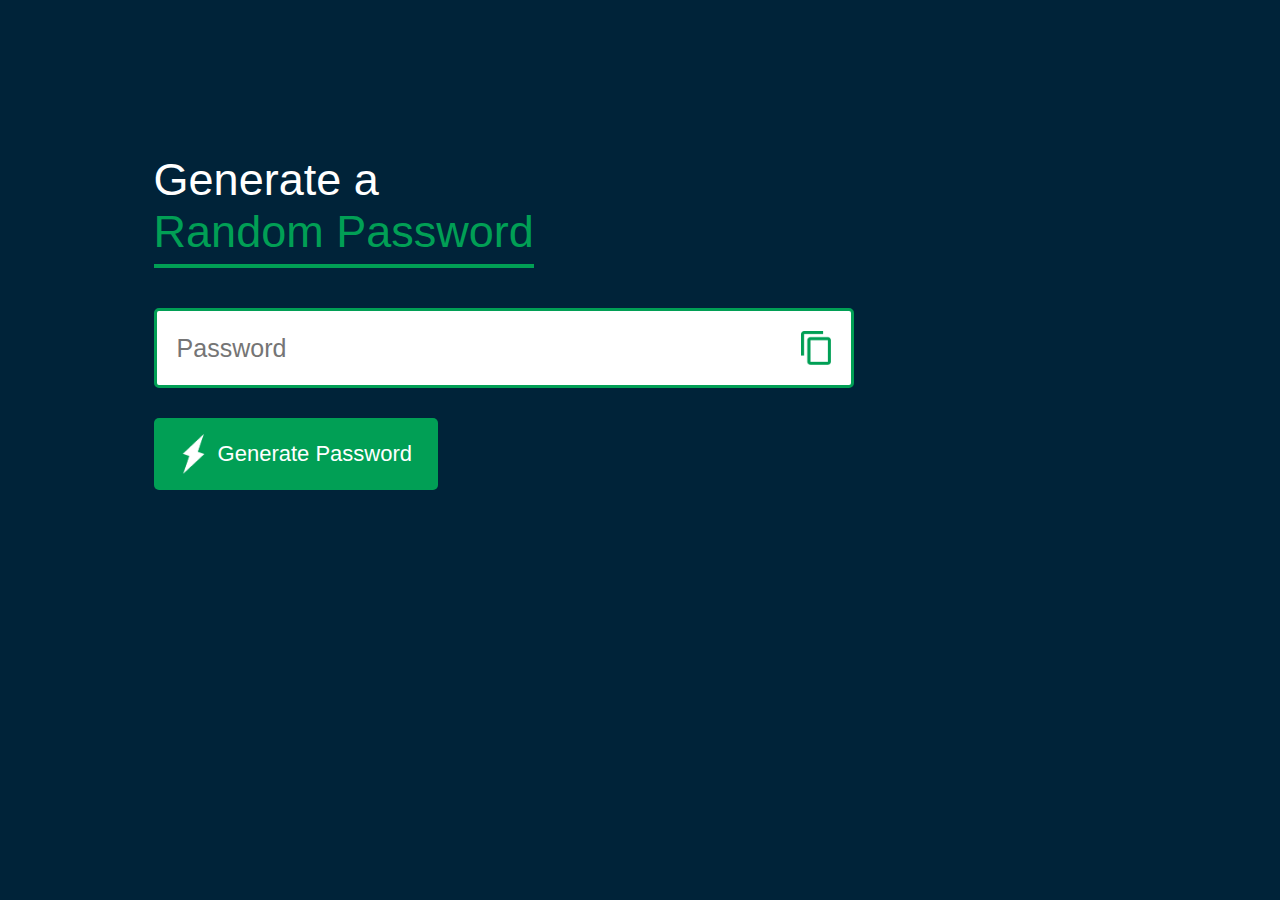
<file: paasword generator/index.html>
<!DOCTYPE html>
<html lang="en">
<head>
    <meta charset="UTF-8">
    <meta name="viewport" content="width=device-width, initial-scale=1.0">
    <title>Random Password Generator</title>
    <link rel="stylesheet" href="style.css">
</head>
<body>
    <div class="container">
        <h1>Generate a <br><span>Random Password</span></h1>
        <div class="display">
            <input type="text" id="password" placeholder="Password">
            <img src="copy.png" onclick="copyPassword()">
        </div>
        <button onclick="createPassword()"><img src="generate.png" >Generate Password</button>

    </div>
    <script>
        const passwordBox = document.getElementById("password");
        const length = 12;

        const upperCase = "ABCDEFGHIJKLMNOPQRSTUVWXYZ";
        const lowerCase = "abcdefghijklmnopqrstuvqxyz";
        const number = "0123456789";
        const symbol = "@#$%^&*()_+~|{}[]<>/-=";
        const allChars = upperCase+lowerCase+number + symbol;

        function createPassword(){
            let password = "";
            password += upperCase[Math.floor(Math.random() * upperCase.length)];
            password += lowerCase[Math.floor(Math.random() * lowerCase.length)];
            password += number[Math.floor(Math.random() * number.length)];
            password += symbol[Math.floor(Math.random() * symbol.length)];

            while(length> password.length){
                password += allChars[Math.floor(Math.random() * allChars.length)];
            }
            passwordBox.value = password;
        }

        //function for copy the password
        function copyPassword(){
            passwordBox.select();
            document.execCommand("copy");
        }

    </script>
</body>
</html>
</file>
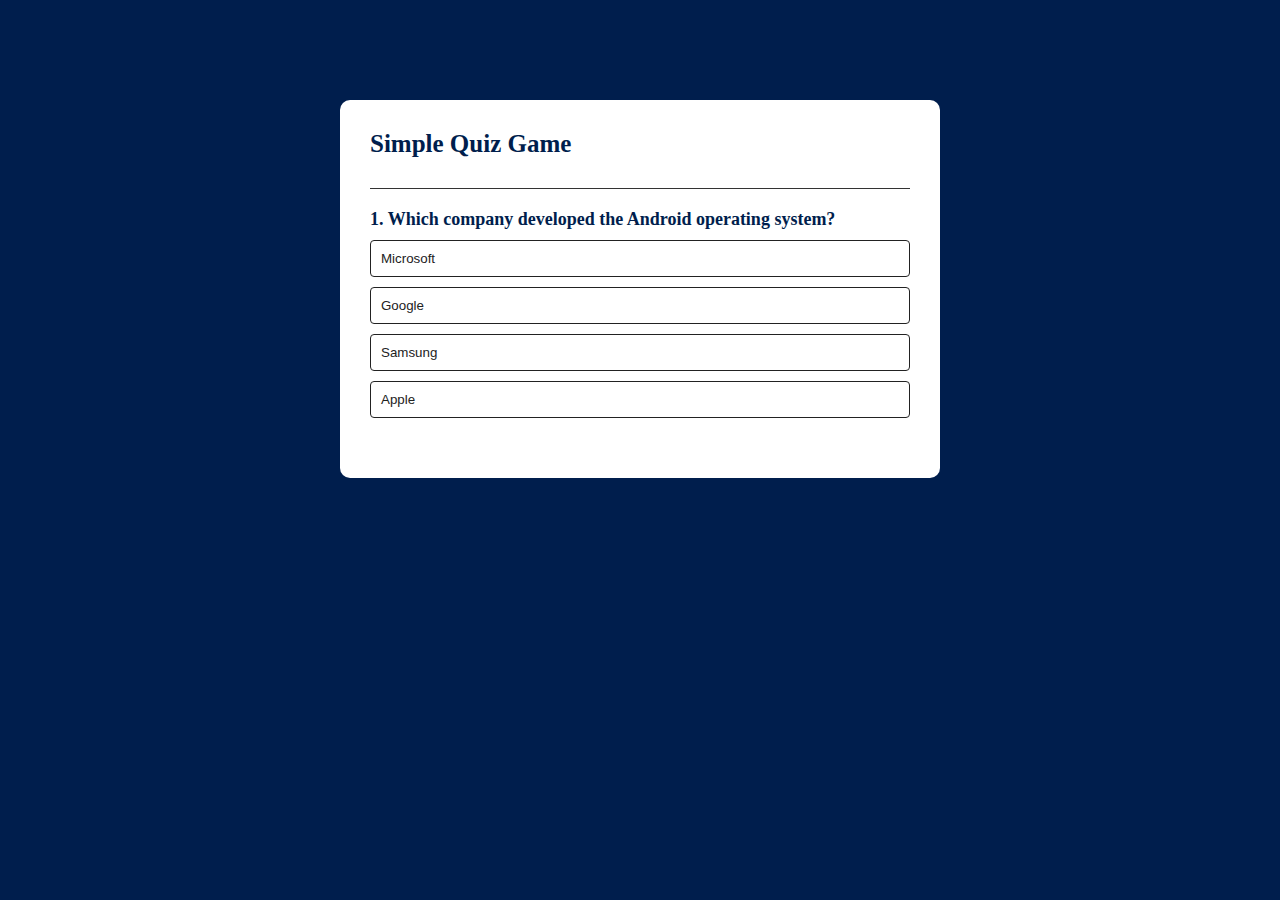
<file: quiz app/index.html>
<!DOCTYPE html>
<html lang="en">
<head>
    <meta charset="UTF-8">
    <meta name="viewport" content="width=device-width, initial-scale=1.0">
    <title>Quiz app</title>
    <link rel="stylesheet" href="style.css">
</head>
<body>
   <div class="App">
    <h1>Simple Quiz Game</h1>
    <div class="Quiz">
        <h2 id="Question">Ye Raha Question</h2>
        <div id="Answer-buttons">
            <button class="btn">Answer 1</button>
            <button class="btn">Answer 2</button>
            <button class="btn">Answer 3</button>
            <button class="btn">Answer 4</button>
        </div>
        <button id="Next-btn">Next</button>
    </div>
 </div>
 <script src="script.js"></script> 
</body>
</html>
</file>
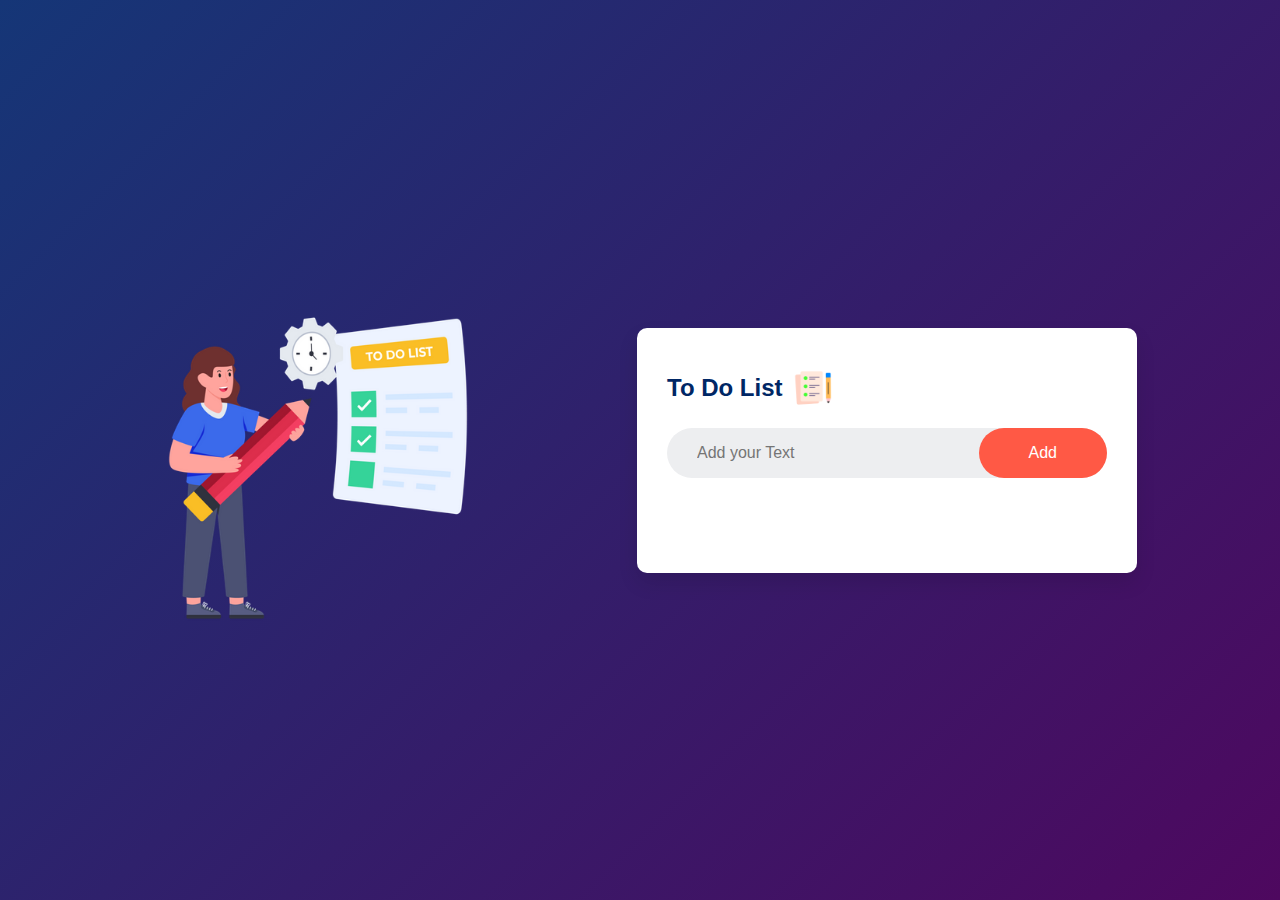
<file: todo app/index.html>
<!DOCTYPE html>
<html lang="en">
<head>
    <meta charset="UTF-8">
    <meta name="viewport" content="width=device-width, initial-scale=1.0">
    <title>To Do List</title>
    <link rel="stylesheet" href="style.css">
</head>
<body>
    <div class="container">
        <div class="img">
            <img src="todo-list-5523307-4609476.png">
        </div>
        <div class="todo-app">
            <h2>To Do List<img src="icon.png"></h2>
            <div class="row">
                <input type="text" id="input-box" placeholder="Add your Text">
                <button onclick="addTask()">Add</button>
            </div>
            <ul id="list-container">
                <!-- Task items will appended here -->
            </ul>
        </div>
    </div>
    <script src="script.js"></script>
</body>
</html>
</file>
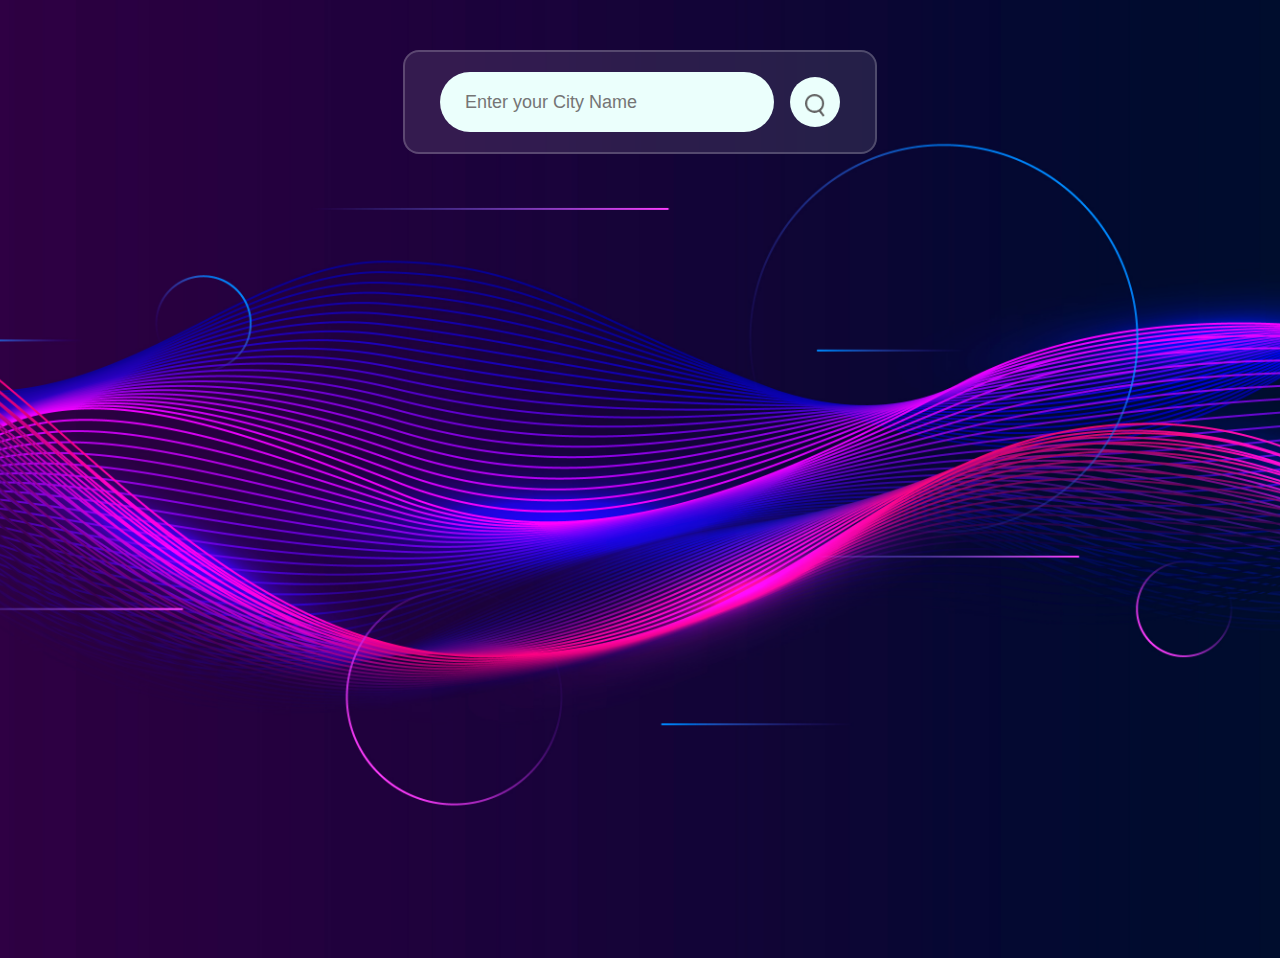
<file: weather app/index.html>
<!DOCTYPE html>
<html lang="en">
<head>
    <meta charset="UTF-8">
    <meta name="viewport" content="width=device-width, initial-scale=1.0">
    <title>Weather app</title>
    <link rel="stylesheet" href="style.css">
</head>
<body>
   <div class="card">
    <div class="search">
        <input type="text" placeholder="Enter your City Name" spellcheck="false">
        <button> <img src="images/search.png" alt=""></button>
    </div>
    <div class="error">
        <p>Invalid city Name</p>
    </div>
    <div class="weather">
        <img src="images/rain.png" class="weather-icon" alt="rain">
        <h1 class="temp">46°C</h1>
        <h2 class="city">Delhi</h2>
        <p class="weather-name">Rainy</p>
        <div class="details">
            <div class="col">
                <img src="images/humidity.png">
                <div>
                   <p class="humidity">50%</p>
                   <p>humidity</p>
                </div>
            </div>
            <div class="col">
                <img src="images/wind.png">
                <div>
                   <p class="wind">15 km/hr</p>
                   <p>Wind</p>
                </div>
        </div>
    </div>
 </div>
 <script>

const apiKey = "54ed0a8af910f6ef36b0407f18277e53";
const apiUrl = "https://api.openweathermap.org/data/2.5/weather?units=metric&q=";

const searchBox = document.querySelector(".search input");
const searchBtn = document.querySelector(".search button");
const weatherIcon = document.querySelector(".weather-icon");
const weatherName = document.querySelector(".weather-name"); // Selecting the weather name element

async function checkWeather(city) {
    const response = await fetch(apiUrl + city + `&appid=${apiKey}`);

    if (response.status == 404) {
        document.querySelector(".error").style.display = "block";
        document.querySelector(".weather").style.display = "none";
    } else {
        const data = await response.json();

        document.querySelector(".city").innerHTML = data.name;
        document.querySelector(".temp").innerHTML = Math.round(data.main.temp) + "°C";
        document.querySelector(".humidity").innerHTML = data.main.humidity + "%";
        // Convert wind speed from m/s to km/h
        const windSpeedKmh = (data.wind.speed * 3.6).toFixed(1); // Convert m/s to km/h
        document.querySelector(".wind").innerHTML = windSpeedKmh + " km/h";
        
        // Set weather icon based on weather condition
        switch (data.weather[0].main) {
            case "Clouds":
                weatherIcon.src = "images/clouds.png";
                break;
            case "Clear": 
                weatherIcon.src = "images/clear.png";
                break;
            case "Rain":
                weatherIcon.src = "images/rain.png";
                break;
            case "Drizzle":
                weatherIcon.src = "images/drizzle.png";
                break;
            case "Mist":
                weatherIcon.src = "images/mist.png";
                break;
            default:
                weatherIcon.src = ""; // Handle default or unknown weather
        }

        document.querySelector(".weather").style.display = "block";
        document.querySelector(".error").style.display = "none";
    }
}

// Adding event listener for search button click
searchBtn.addEventListener("click", () => {
    const cityName = searchBox.value.trim(); // Trim whitespace from input
    if (cityName) {
        checkWeather(cityName);
    }
});


</script>   
</body>
</html>
</file>
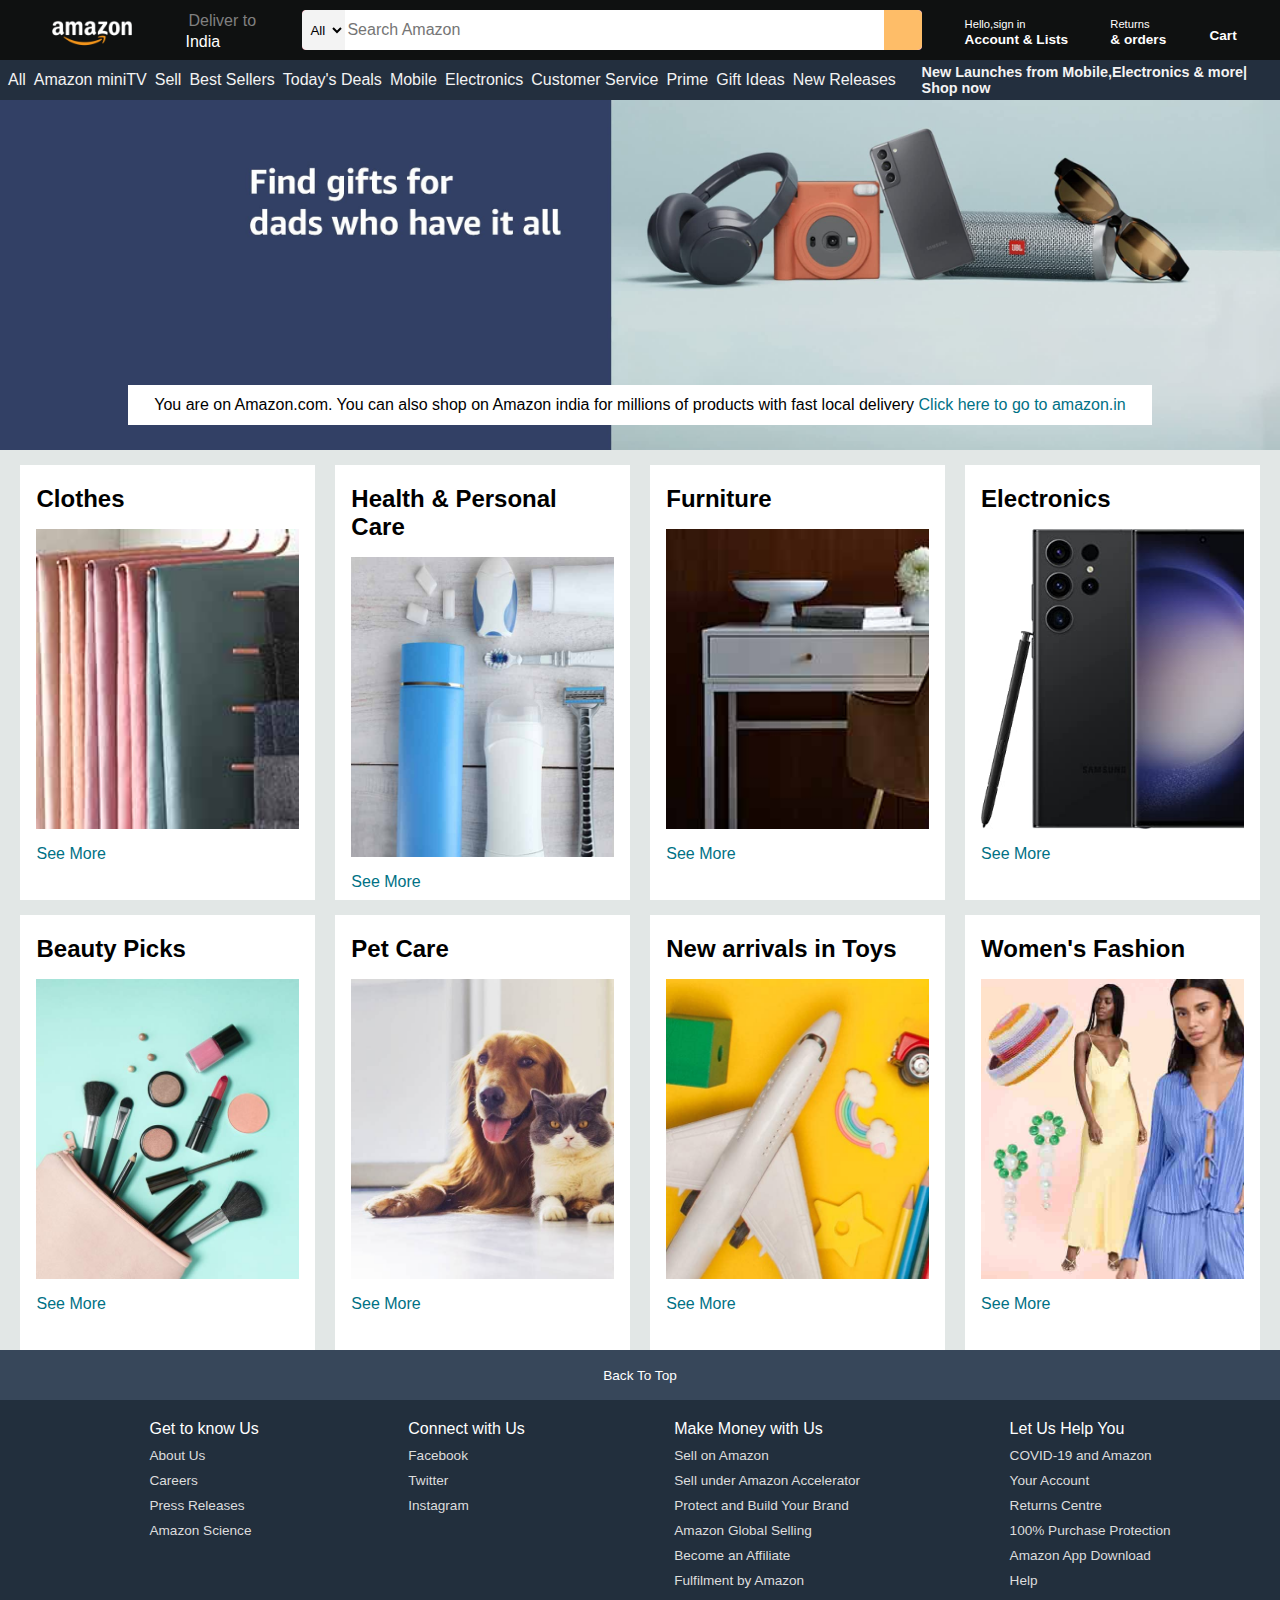
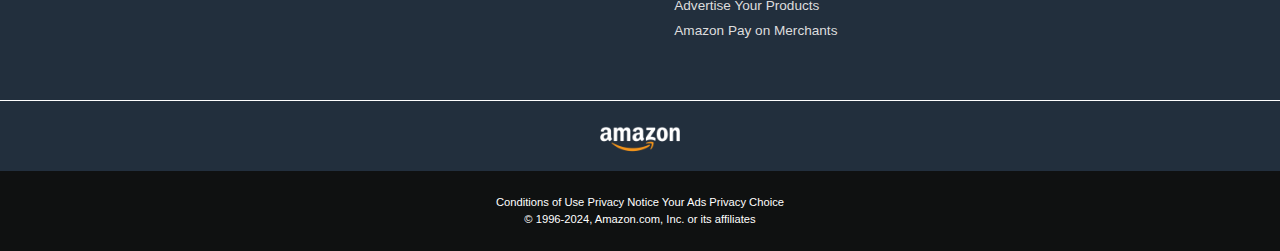
<file: Amazon clone/amazon.html>
<!DOCTYPE html>
<html lang="en">
<head>
    <meta charset="UTF-8">
    <meta name="viewport" content="width=device-width, initial-scale=1.0">
    <title>Amazon</title>
    <link rel="stylesheet" href="amazon.css">
    <link rel="stylesheet" href="https://cdnjs.cloudflare.com/ajax/libs/font-awesome/6.5.1/css/all.min.css" integrity="sha512-DTOQO9RWCH3ppGqcWaEA1BIZOC6xxalwEsw9c2QQeAIftl+Vegovlnee1c9QX4TctnWMn13TZye+giMm8e2LwA==" crossorigin="anonymous" referrerpolicy="no-referrer" />
</head>
<body>
   <header>
    <div class="navbar">
        <div class="nav-logo-border">
            <div class="logo"></div>
            </div>

               <div class="nav-address border">
                <p class="add-first"> Deliver to </p>
                <div class="add-icon">
                    <i class="fa-solid fa-location-dot"></i> 
                    <p class="add-second">India</p> 
                </div>
                </div>
            <div class="nav-search">
                <select class="search-select">
                    <option>All</option>
                    </select>
                    <input placeholder="Search Amazon" class="search-input">
                    <div class="search-icon">
                    <i class="fa-solid fa-magnifying-glass"></i>
                     </div>
            </div>
            <div class="sign-in">
                <p><span>Hello,sign in</span></p>
                <p class="nav-second" >Account & Lists </p>
            </div>
            <div class="Return">
                <p><span>Returns</span></p>
                <p class="nav-second" >& orders </p>
            </div>
            <div class="shopping-cart border">
                <i class="fa-solid fa-cart-plus"></i>
                Cart
            </div>
            </div>

            <div class="panel">
                <div class="panel-all">
                    <i class="fa-solid fa-bars"></i> 
                  
                </div>
                <div class="panel-ops">
                    <p>All</p>
                    <p>Amazon miniTV</p>
                    <p>Sell</p>
                    <p>Best Sellers</p>
                    <p>Today's Deals</p>
                    <p>Mobile</p>
                    <p>Electronics</p>
                    <p>Customer Service </p>
                    <p class="panel-box">Prime</p>
                    <p>Gift Ideas</p>
                    <p>New Releases </p>
                   
                   
                </div>
                <div class="panel-launches">
                New Launches from Mobile,Electronics & more| Shop now
                </div>
            </div>
   </header>
   <div class="hero-section">
    <div class="hero-msg">
        <p>You are on Amazon.com. You can also shop on Amazon india for millions of products with fast local delivery <a>Click here to go to amazon.in</a></p>
    </div>
   </div>
   <div class="shop-section">
        <div class="box1 box">
           <div class="box-content">
            <h2>Clothes</h2>
            <div class="box-img" style="background-image: url('box1_image.jpg');"></div>
            <p>See More</p>
           </div>
        </div>

        <div class="box2 box">
            <div class="box-content">
            <h2>Health & Personal Care</h2>
            <div class="box-img" style="background-image: url('box2_image.jpg');"></div>
            <p>See More</p>
        </div>
        </div>
        <div class="box3 box">
            <div class="box-content">
            <h2>Furniture</h2>
            <div class="box-img" style="background-image: url('box3_image.jpg');"></div>
            <p>See More</p>
            </div> 
        </div>
        <div class="box4 box">
            <div class="box-content">
                <h2>Electronics</h2>
                <div class="box-img" style="background-image: url('box4_image.jpg');"></div>
                <p>See More</p>
          </div>
         </div>
         <div class="box5 box">
            <div class="box-content">
                <h2>Beauty Picks</h2>
                <div class="box-img" style="background-image: url('box5_image.jpg');"></div>
                <p>See More</p>
          </div>
         </div>
         <div class="box6 box">
            <div class="box-content">
                <h2>Pet Care</h2>
                <div class="box-img" style="background-image: url('box6_image.jpg');"></div>
                <p>See More</p>
          </div>
         </div>
         <div class="box7 box">
            <div class="box-content">
                <h2>New arrivals in Toys</h2>
                <div class="box-img" style="background-image: url('box7_image.jpg');"></div>
                <p>See More</p>
          </div>
         </div>
         <div class="box8 box">
            <div class="box-content">
                <h2>Women's Fashion</h2>
                <div class="box-img" style="background-image: url('box8_image.jpg');"></div>
                <p>See More</p>
          </div>
         </div>
         
</div>
<footer>
    <div class="foot-panel1">Back To Top
    </div>
    <div class="foot-panel2">
       <ul>
        <p>Get to know Us</p>
        <a>About Us</a>
        <a>Careers</a>
        <a>Press Releases</a>
        <a>Amazon Science</a>

      </ul>
      <ul>
        <p>Connect with Us</p>
        <a>Facebook</a>
        <a>Twitter</a>
        <a>Instagram</a>

      </ul>
      <ul>
        <p>Make Money with Us</p>
        <a>Sell on Amazon</a>
        <a>Sell under Amazon Accelerator</a>
        <a>Protect and Build Your Brand</a>
        <a>Amazon Global Selling</a>
        <a>Become an Affiliate</a>
        <a>Fulfilment by Amazon</a>
        <a>Advertise Your Products</a>
        <a>Amazon Pay on Merchants</a>


      </ul>
      <ul>
        <p>Let Us Help You</p>
          <a>COVID-19 and Amazon</a>
          <a>Your Account</a>
          <a>Returns Centre</a>
          <a>100% Purchase Protection</a>
          <a> Amazon App Download</a>
            <a>Help</a>
      </ul>
    </div>

    <div class="foot-panel3">
        <div class="logo"></div>
    </div>
    <div class="foot-panel4">
        <div class="pages">
            <a>Conditions of Use</a>
            <a>Privacy Notice</a>
            <a>Your Ads Privacy Choice</a>
        </div>
        <div class="copyright">
            © 1996-2024, Amazon.com, Inc. or its affiliates
        </div>
    </div>
</footer>

</body>
</html>
</file>
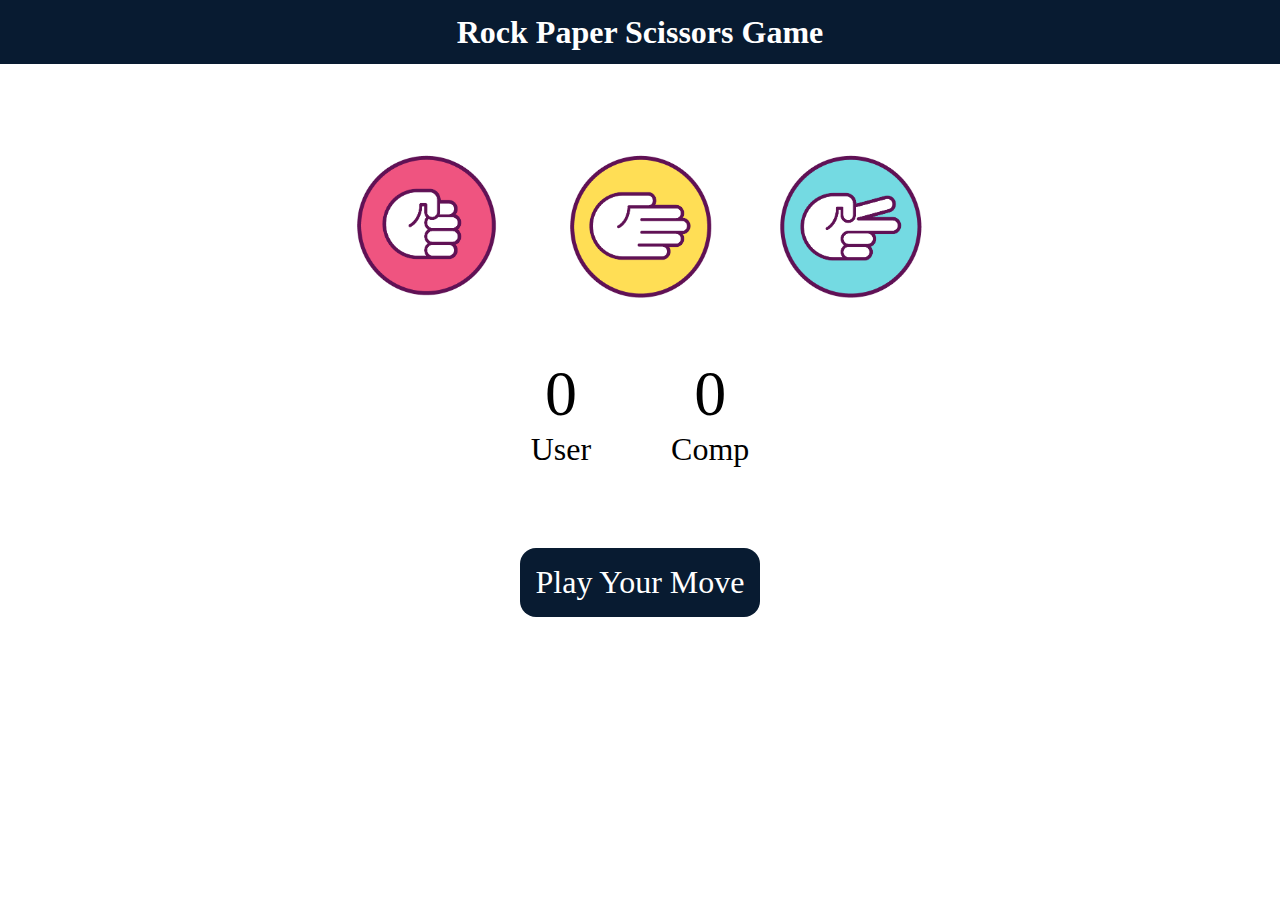
<file: rockgame/game.html>
<!DOCTYPE html>
<html lang="en">
<head>
    <meta charset="UTF-8">
    <meta name="viewport" content="width=device-width, initial-scale=1.0">
    <title>Rock Paper Scissors Game</title>
    <link rel="stylesheet" href="game.css">
</head>
<body>
   <h1>Rock Paper Scissors Game</h1> 
   <div class="choices">
    <div class="choice" id="rock">
        <img src="rock.png">
    </div>

    <div class="choice" id="paper">
        <img src="paper.png">
    </div>

    <div class="choice" id="scissors">
        <img src="scissors.png">
    </div>
    </div>

    <div class="score-board">
        <div class="score">
            <p id="user-score">0</p>
            <p>User</p>
        </div>
        <div class="score">
            <p id="comp-score">0</p>
            <p>Comp</p>
        </div>
    </div>
    <div class="msg-container">
        <p id="msg">Play Your Move</p>
    </div>
    <script src="game.js"></script>

</body>
</html>
</file>
<file: paasword generator/style.css>
*{
    margin: 0;
    padding: 0;
    font-family: 'Poppins',sans-serif;
    box-sizing: border-box;
}
body{
    background:#002339;
    color: #fff;

}
.container{
    margin: 12%;
    width: 90%;
    max-width: 700px;
    
}
.display{
    width: 100%;
    margin-top: 50px;
    margin-bottom: 30px;
    background: #fff;
    color: #333;
    display: flex;
    align-items: center;
    justify-content: space-between;
    border-radius: 5px;
    padding: 20px 20px;
    border: 3px solid #019f55;
} 
.container h1{
    font-size: 45px;
    font-weight: 500;

}
.container h1 span{
    color: #019f55;
    border-bottom: 4px solid #019f55;
    padding-bottom: 7px;
}
.display img{
    width:30px;
    cursor: pointer;
}
.display input{
    border: 0;
    outline: 0;
    font-size: 25px;
}
.container button img{
    width: 28px;
    margin-right: 10px;
}
.container button{
    border: 0;
    outline: 0;
    background: #019f55;
    color: #fff;
    font-size: 22px;
    font-weight: 300;
    display: flex;
    align-items: center;
    justify-content: center;
    padding: 16px 26px;
    border-radius: 5px;
    cursor: pointer;
}
</file>
<file: quiz app/style.css>
*{
    margin: 0;
    padding: 0;
    font-family: 'Poppins' sans-serif;
    box-sizing: border-box;
    
}
body{
    background: #001e4d;
}
.App{
    background-color: #fff;
    width: 90%;
    max-width: 600px;
    margin:100px auto 0;
    border-radius: 10px;
    padding: 30px;

}
.App h1{
    font-size: 25px;
    color: #001e4d;
    font-weight: 600;
    border-bottom: 1px solid #333;
    padding-bottom:30px;

}
.Quiz{
    padding: 20px 0;
}
.Quiz h2{
    font-weight: 600;
    font-size: 18px;
    color: #001e4d;

}
.btn{
    background: #fff;
    color: #222;
    font-weight: 500;
    margin: 10px 0;
    text-align: left;
    width: 100%;
    display: block;
    padding: 10px;
    border: 1px solid #222;
    border-radius: 4px;
    cursor: pointer;
    transition: all 0.2s;
   
}
.btn:hover:not([disabled]){
    background:#222;
    color: #fff;

}

.btn:disabled{
    cursor: no-drop;
}
#Next-btn{
    background: #001e4d;
    color: #fff;
    font-weight: 500;
    border: 0;
    margin: 20px auto 0;
    padding: 0;
    width: 90px;
    height: 30px;
    border-radius: 4px;
    cursor: pointer;
    display: none;
   
}
.correct{
    background: #9aeabc; 
}
.incorrect{
    background: #ff9393;
}
</file>
<file: todo app/style.css>
* {
    margin: 0;
    padding: 0;
    font-family: 'Poppins', sans-serif;
    box-sizing: border-box;
}

body {
    display: flex;
    justify-content: center;
    align-items: center;
    min-height: 100vh;
    background: linear-gradient(135deg, #153677, #4e085f);
}

.container {
    display: flex;
    align-items: center;
    gap: 9rem;
    width: 90%;
    padding: 10px;
    justify-content: center;
}

.img img {
    height: 350px;
    width: auto;
    margin-top: 40px;
}

.todo-app {
    width: 70%;
    max-width: 500px;
    background-color: #fff;
    border-radius: 10px;
    padding: 40px 30px 70px;
    box-shadow: 0 10px 20px rgba(0, 0, 0, 0.1);
}

.todo-app h2 {
    color: #002765;
    display: flex;
    align-items: center;
    margin-bottom: 20px;
}

.todo-app h2 img {
    width: 40px;
    margin-left: 10px;
}

.row {
    display: flex;
    align-items: center;
    justify-content: space-between;
    background-color: #edeef0;
    border-radius: 30px;
    padding-left: 20px;
    margin-bottom: 25px;
}

input {
    flex: 1;
    border: none;
    background-color: transparent;
    outline: none;
    padding: 10px;
    font-size: 1rem;
}

button {
    cursor: pointer;
    border: none;
    outline: none;
    padding: 16px 50px;
    background: #ff5945;
    color: #fff;
    font-size: 16px;
    border-radius: 40px;
}

ul li {
    list-style-type: none;
    font-size: 17px;
    padding: 12px 8px 12px 50px;
    cursor: pointer;
    user-select: none;
    position: relative;
}

ul li::before {
    content: '';
    position: absolute;
    height: 28px;
    width: 28px;
    border-radius: 50%;
    background-size: cover;
    background-image: url('unchecked.png'); /* Provide the correct path to the image */
    background-position: center;
    top: 12px;
    left: 8px;
}

ul li.checked {
    color: #555;
    text-decoration: line-through;
}

ul li.checked::before {
    background-image: url('checked.png'); /* Provide the correct path to the image */
}

ul li span {
    position: absolute;
    top: 0;
    right: 10px;
    height: 20px;
    width: 20px;
    font-size: 20px;
    color: #555;
    text-align: center;
    line-height: 20px;
    border-radius: 50%;
    cursor: pointer;
}

ul li span:hover {
    background: #edeef0;
}
</file>
<file: weather app/style.css>
body{
   
   background-image: url("images/background.jpg");
   background-size: cover; 
   background-position: center;
   background-repeat: no-repeat;
   min-height: 100vh;
    justify-content: center;

}
.card{
    height: 30%;
    max-width: 400px;
    background: rgba(255,255,255,.1);
    backdrop-filter: blur(30px);
    border:2px solid rgba(255,255,255,.2) ;
    color:#ebfffc ;
    margin: 50px auto 0;
    border-radius: 16px;
    padding: 20px 35px;
    text-align: center;

}
.search{
   width: 100%;
   display: flex;
   align-items: center;
   justify-content: space-between; 
}
.search input{
   border: 0;
   outline: 0;
   border-radius: 30px;
   background:#ebfffc;
   color: #555;
   height: 40px;
   padding: 10px 25px;
   margin-right: 16px;
   font-size: 18px;
   flex: 1;

}
.search button{
   border: 0;
   outline: 0;
   background:#ebfffc;
   width: 50px;
   height: 50px;
   cursor: pointer;
   border-radius: 50%;
}
.search button img{
    width: 20px;
    margin-top:10px ;
    
}

.weather-icon{
    width: 160px;
}
.weather h1{
    font-size:50px; 
    font-weight: 500;
    
}
.weather h2{
    font-size:40px; 
    font-weight: 400;
    margin-top: -10px;
}
.weather{
    display: none;
}
.weather-name{
    font-size: 1.6rem;
}

.details{
    display: flex;
    align-items: center;
    justify-content: space-between;
    padding :0 20px;
    margin-top:50px;

}
.col{
   display: flex;
   text-align: left;
   align-items: center; 
}
.col img{
    width: 60px;
    margin-right: 15px;
}
.humidity,.wind{
    font-size: 28px;
    margin-top: -3px;
    
}
.col p{
    font-size: 20px;
    margin-top: 15px;
}

.error{
    text-align: left;
    margin-left: 10px;
    font-size: 14px;
    margin-top: 10PX;
    display: none;
}
</file>
<file: Amazon clone/amazon.css>
*{
    margin:0;
    font-family: Arial;
    border: border-box;
}

.navbar{
    height: 60px;
    background-color:#0f1111;
    color: white;
    display: flex;
    align-items: center;
    justify-content: space-evenly;
}
.nav-logo{
    height: 50px;
    width: 100px;
    
}
.logo{
    background-image: url(amazon_logo.png);
    background-size: cover;
    height: 50px;
    width: 100px;
}
.border{
    border: 1.5px solid transparent;
}


.navbar div:hover {
    border: 1.5px solid white;

  }
/** For Box-2**/
.add-first{
    color: grey;
    margin:3px;
    display: flex;
}

.add-second{
    color:
    margin: 3px;
    display: flex;
}
.add-icon{
display: flex;
align-items: center;
}


/** For Box-3**/
.nav-search{
    display: flex;
    width: 620px;
    height:40px ;
    background-color: pink;
    border-radius: 4px;
    justify-content: space-evenly;
}

.search-select{
    background-color: #f3f3f3;
    height: 40px;
    width: 50px;
    text-align: center;
    border-top-left-radius: 5px;
    border-bottom-left-radius: 5px;
    border: none;
  
}

.search-input{
    width:100%;
    font-size: 1rem;
    border: none;
}

.search-icon{
    width: 45px;
    display: flex;
    justify-content: center;
    align-items: center;
    font-size: 1.2rem;
    background-color: #febd68;
    border-top-right-radius: 5px;
    border-bottom-right-radius: 5px;
    color: #0f1111;

}
.nav-search:hover{
    border: 2px solid orange;
}

/** For Box-4**/
span{
    font-size: 0.7rem;
}
.nav-second{
   font-size: 0.85rem;
   font-weight: 700;
}

/** For Box-5**/
.shopping-cart i{
font-size:30px;
}

.shopping-cart{
font-weight: 700;
font-size: 0.85rem;

}

/** For 2nd Panel**/
.panel{
    height: 40px;
    justify-content: space-evenly;
    align-items: center;
    background-color: #232f3e;
    color: #f3f3f3;
    display: flex;
}

.panel-ops p:hover{
    border: 1px solid white;
}
.panel-ops p{
    display: inline;
    margin-left: 8px;
}  
.panel-ops{
    width: 80%;
    font-size: 1rem;
    display: flex;
}


.panel-launches{
    font-size: 0.9rem;
    font-weight: 700;
}
.panel-launches:hover{
    border: 1.5px solid white;
}


/** For Hero section**/
.hero-section{
    background-image: url(hero_image.jpg);
    background-size:cover;
    height: 350px;
    display: flex;
    justify-content: center;
    align-items: flex-end;

}

.hero-msg{
   background-color: white;
   color: black; 
   height: 40px;
   display: flex;
   justify-content: center;
   align-items: center;
   font: 0.85rem;
   width: 80%;
   margin-bottom: 25px;
}

.hero-msg a{
    color: #007185;

}

/** For SHopping section**/
.shop-section{
    background-color:#e2e7e6 ;
    display: flex;
    flex-wrap: wrap;
    justify-content: space-evenly;
}
.box{
   /*border: 2px solid black;*/
    height: 400px;
    width: 23%;
    background-color: white;
    padding: 20px 0px 15px;
    margin-top: 15px;
}

.box-img{
    height: 300px;
    /*background-repeat: no-repeat;*/
    background-size:cover;
    margin-top: 1rem;
    margin-bottom: 1rem;
}
.box-content{
    margin-left: 1rem;
    margin-right: 1rem;
   
}

.box-content p{
   color: #007185; 
   cursor: pointer; 
}

/** Footer section**/

.footer{
    margin-top: 15px;
}
.foot-panel1{
background-color: #37475a;
color: white;
height: 50px;
display: flex;
justify-content: center;
align-items: center;
font-size: 0.85rem;
}
.foot-panel2{
    background-color:#222f3d;
    color: white;
    height: 300px;
    font-size: 1rem;
    display: flex;
    justify-content: space-evenly;
   
}
ul{
    margin-top: 20px;
}

ul a{
    margin-top: 10px;
    display: block;
    color:#DDDDDD;
    font-size: 0.85rem;
}

.foot-panel3{
    height: 70px;
    background-color:#222f3d ;
    color: white;
    border-top: 0.5px solid white;
    justify-content: center;
    align-items: center;
    display: flex;
}

.logo{
    background-image: url(amazon_logo.png);
    background-size: cover;
    height: 50px;
    width: 100px; 
}

.foot-panel4{
    background-color: #0f1111 ;
    color: white;
    height: 80px;
   font-size: 0.7rem;
   text-align: center;
}

.pages{
    padding-top: 25px;

}

.copyright{
    padding-top:5px;
}
</file>
<file: rockgame/game.css>
*{
    margin: 0px;
    padding: 0px;
}
h1{
    background-color:#081b31;
    color: #fff;
    height: 4rem;
    text-align: center;
    line-height:4rem ;
}
.choices{
    display: flex;
    gap: 3rem;
    margin-top: 5rem;
    justify-content: center;
    align-items: center;

}
.choice{
    height: 165px;
    width: 165px;
    border-radius: 50%;
    display: flex;
    justify-content: center;
    align-items: center;
}
.choice:hover{
    cursor: pointer;
    background-color:#081b31 ;
}
img{
    height: 150px;
    width: 150px;
    object-fit: cover;
}
.score-board{
    display: flex;
    align-items: center;
    justify-content: center;
    font-size: 2rem;
    gap: 5rem;
    margin-top: 3rem;
}
#user-score,#comp-score{

    font-size: 4rem;
    text-align: center;

}
.msg-container{
    display: flex;
    justify-content: center;
    align-items: center;
    text-align: center;
    margin-top:5rem
}
#msg{
    background-color: #081b31;
    color: #fff;
    font-size: 2rem;
    display:inline;
    border-radius: 1rem;
    padding:1rem;
    
   
    


}
</file>
